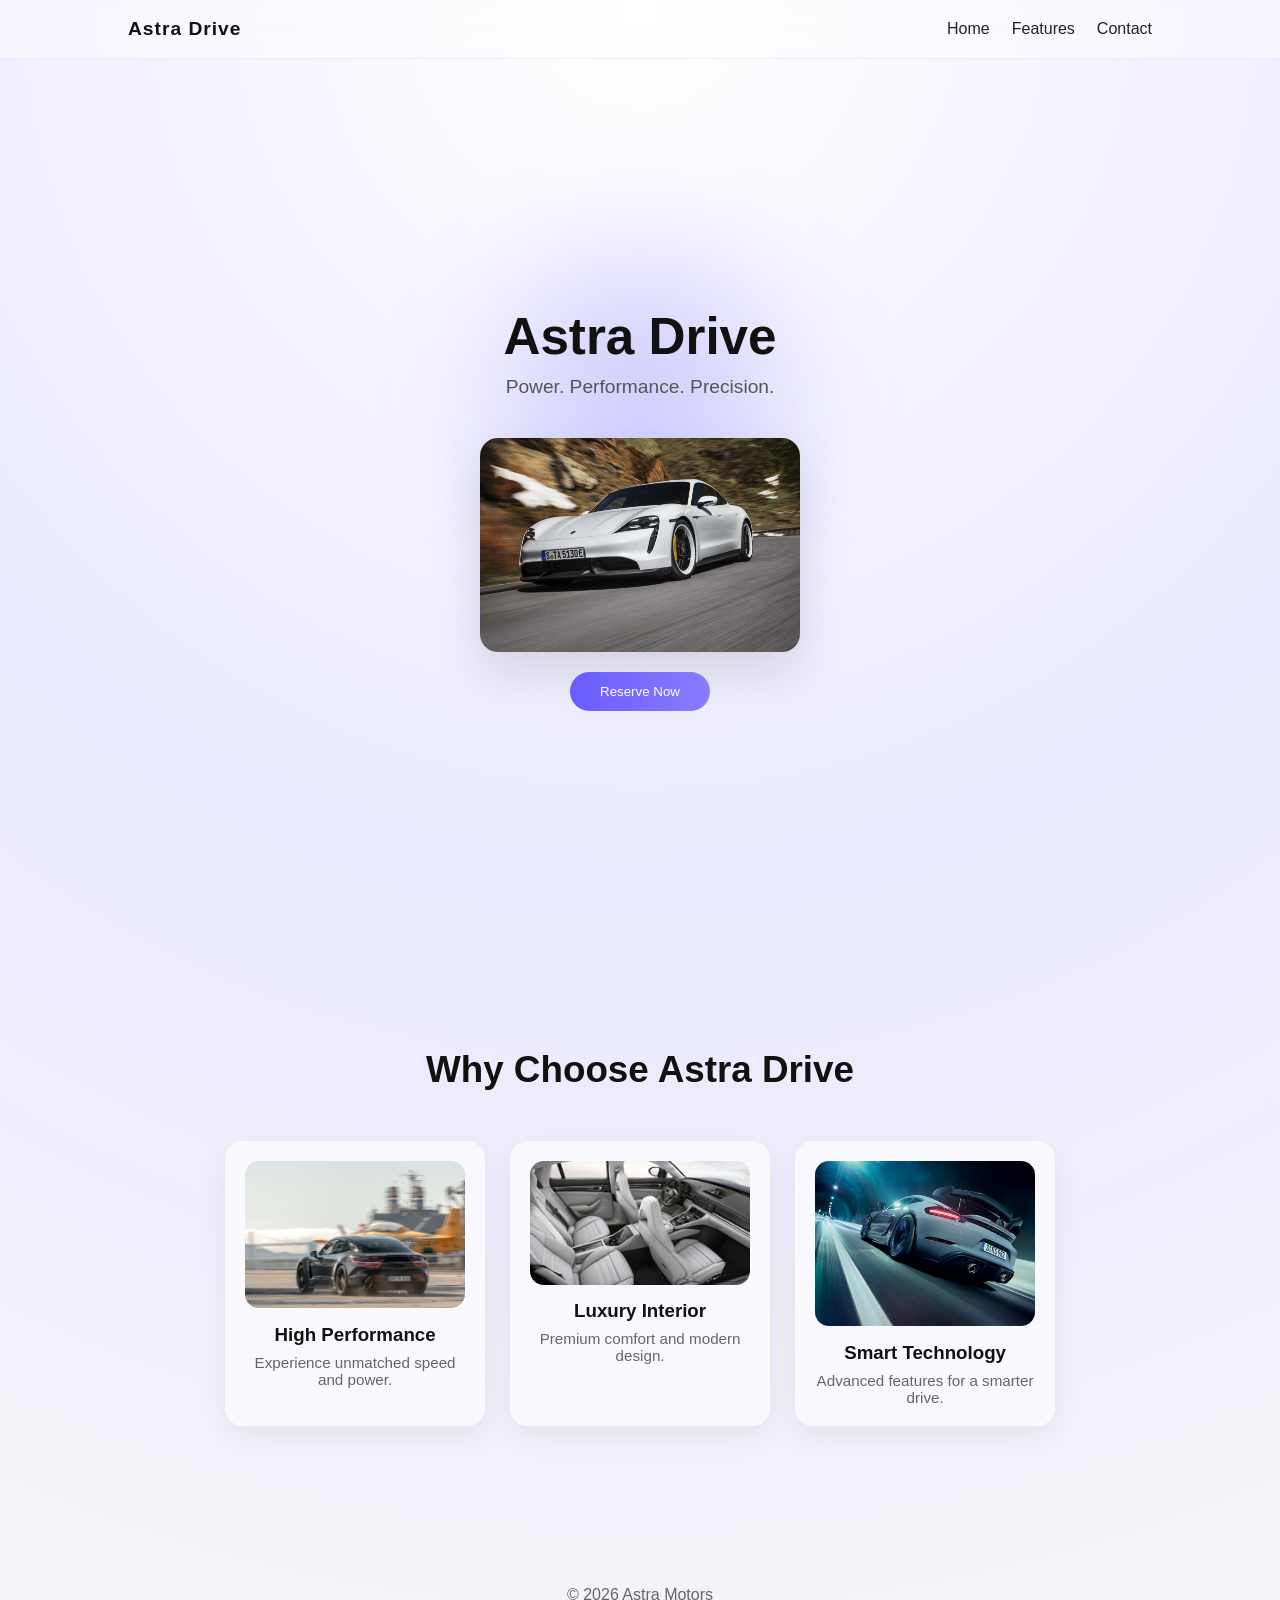
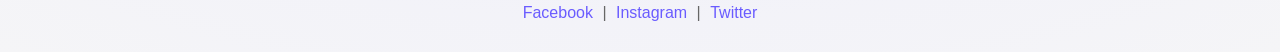
<file: index.html>
<!DOCTYPE html>
<html lang="en">
<head>
  <meta charset="UTF-8">
  <meta name="viewport" content="width=device-width, initial-scale=1.0">
  <title>Astra Drive</title>
  <link rel="stylesheet" href="style.css">
</head>
<body>

<header>
  <nav class="navbar">
    <h1>Astra Drive</h1>
    <ul class="nav-links">
      <li><a href="#hero">Home</a></li>
      <li><a href="#features">Features</a></li>
      <li><a href="#footer">Contact</a></li>
    </ul>
    <button id="menu-toggle">☰</button>
  </nav>
</header>

<section id="hero" class="hero">
  <h2>Astra Drive</h2>
  <p>Power. Performance. Precision.</p>

  <img src="car.jpg" alt="Car">

  <button id="buyBtn">Reserve Now</button>
</section>

<section id="features" class="features">
  <h2>Why Choose Astra Drive</h2>

  <div class="feature-grid">

    <div class="card">
      <img src="car_2.jpg" alt="Speed">
      <h3>High Performance</h3>
      <p>Experience unmatched speed and power.</p>
    </div>

    <div class="card">
      <img src="interior.jpg" alt="Interior">
      <h3>Luxury Interior</h3>
      <p>Premium comfort and modern design.</p>
    </div>

    <div class="card">
      <img src="tech.jpg" alt="Technology">
      <h3>Smart Technology</h3>
      <p>Advanced features for a smarter drive.</p>
    </div>

  </div>
</section>

<footer id="footer">
  <p>© 2026 Astra Motors</p>
  <div>
    <a href="#">Facebook</a> |
    <a href="#">Instagram</a> |
    <a href="#">Twitter</a>
  </div>
</footer>

<script src="script.js"></script>
</body>
</html>
</file>
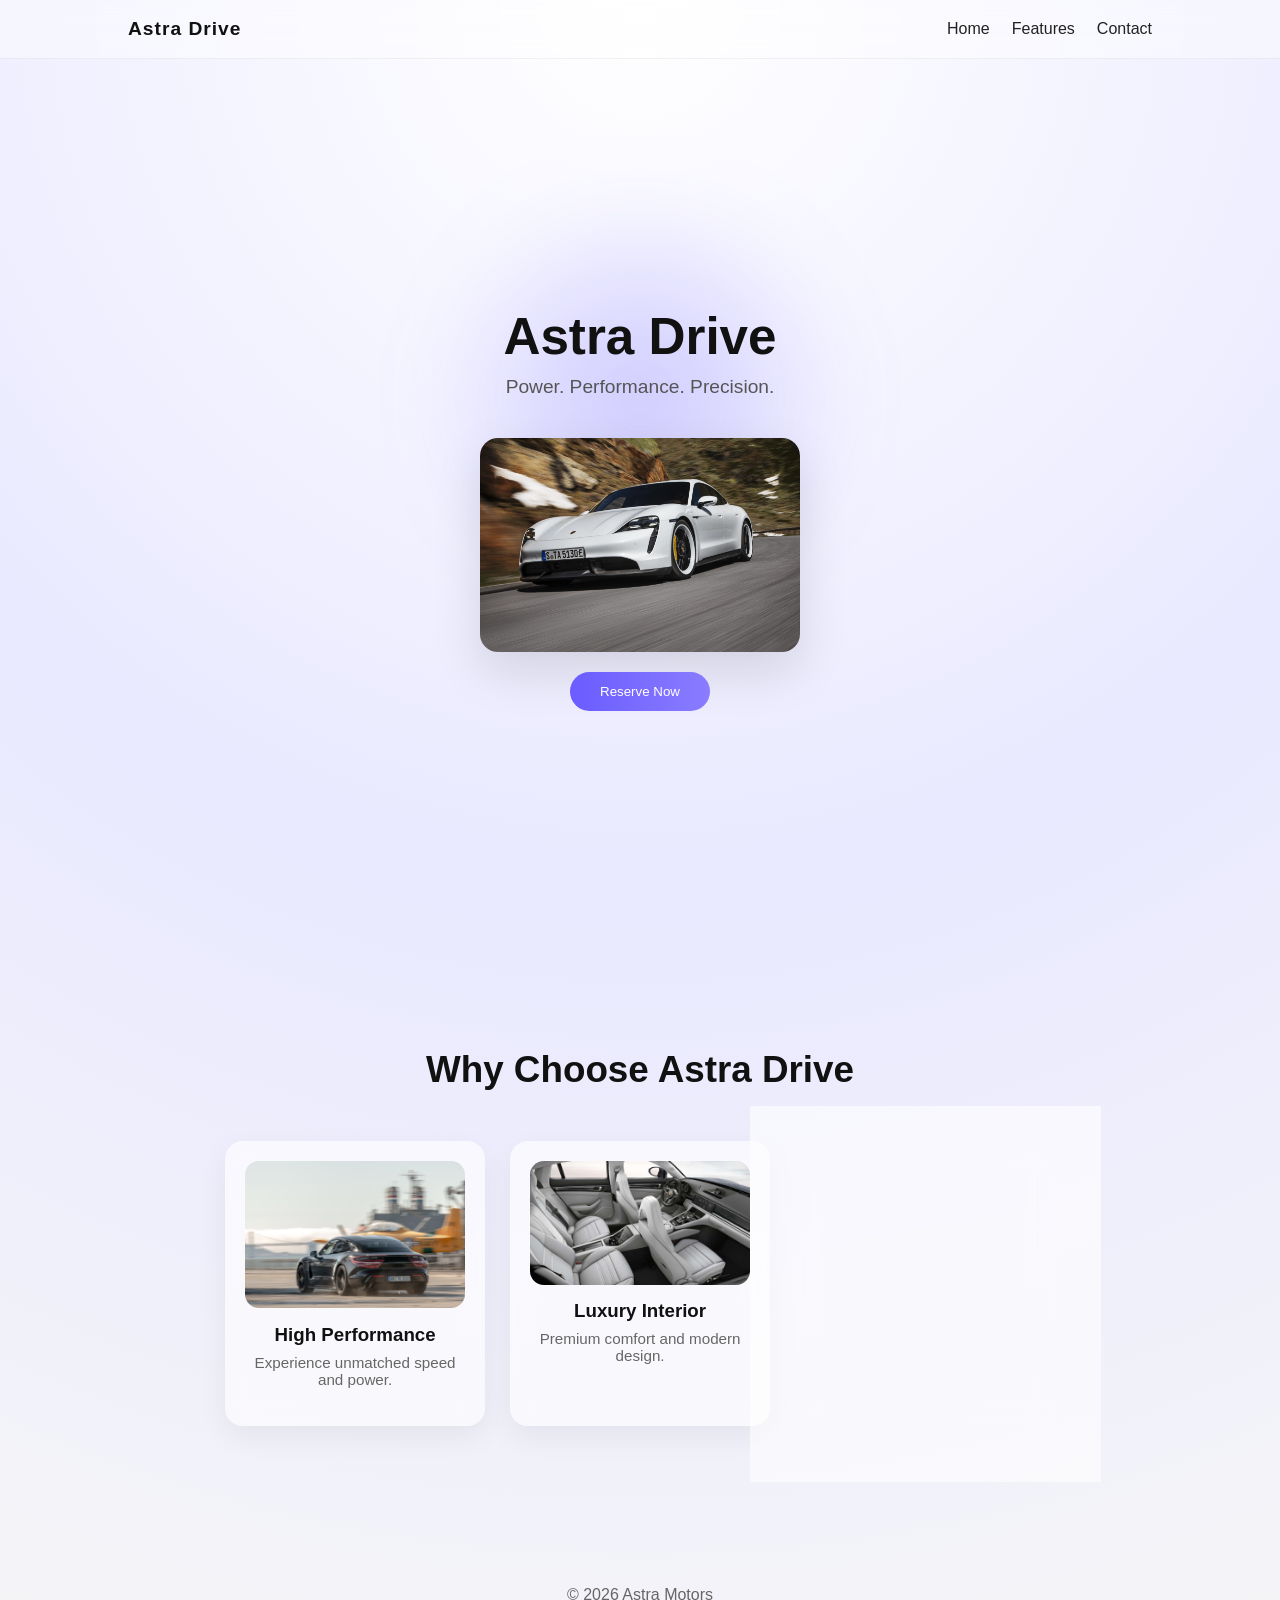
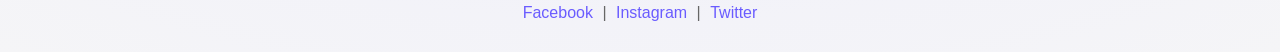
<file: Product Landing Page.html>
<!DOCTYPE html>
<html lang="en">
<head>
  <meta charset="UTF-8">
  <meta name="viewport" content="width=device-width, initial-scale=1.0">
  <title>Astra Drive</title>
  <link rel="stylesheet" href="style.css">
</head>
<body>

<header>
  <nav class="navbar">
    <h1>Astra Drive</h1>
    <ul class="nav-links">
      <li><a href="#hero">Home</a></li>
      <li><a href="#features">Features</a></li>
      <li><a href="#footer">Contact</a></li>
    </ul>
    <button id="menu-toggle">☰</button>
  </nav>
</header>

<section id="hero" class="hero">
  <h2>Astra Drive</h2>
  <p>Power. Performance. Precision.</p>

  <img src="car.jpg" alt="Car">

  <button id="buyBtn">Reserve Now</button>
</section>

<section id="features" class="features">
  <h2>Why Choose Astra Drive</h2>

  <div class="feature-grid">

    <div class="card">
      <img src="car_2.jpg" alt="Speed">
      <h3>High Performance</h3>
      <p>Experience unmatched speed and power.</p>
    </div>

    <div class="card">
      <img src="interior.jpg" alt="Interior">
      <h3>Luxury Interior</h3>
      <p>Premium comfort and modern design.</p>
    </div>

    <div class="card">
      <img src="tech.jpg" alt="Technology">
      <h3>Smart Technology</h3>
      <p>Advanced features for a smarter drive.</p>
    </div>

  </div>
</section>

<footer id="footer">
  <p>© 2026 Astra Motors</p>
  <div>
    <a href="#">Facebook</a> |
    <a href="#">Instagram</a> |
    <a href="#">Twitter</a>
  </div>
</footer>

<script src="script.js"></script>
</body>
</html>
</file>
<file: style.css>
* {
  margin: 0;
  padding: 0;
  box-sizing: border-box;
}

html {
  scroll-behavior: smooth;
}

body {
  font-family: -apple-system, BlinkMacSystemFont, "Segoe UI", Roboto, sans-serif;
  color: #111;
  background: radial-gradient(circle at top, #ffffff, #e9e9ff, #f5f5f7);
}

.navbar {
  display: flex;
  justify-content: space-between;
  align-items: center;
  padding: 18px 10%;
  position: sticky;
  top: 0;
  z-index: 1000;
  background: rgba(255,255,255,0.4);
  backdrop-filter: blur(14px);
  border-bottom: 1px solid rgba(0,0,0,0.05);
}

.navbar h1 {
  font-size: 1.2rem;
  letter-spacing: 1px;
}

.nav-links {
  display: flex;
  list-style: none;
}

.nav-links li {
  margin-left: 22px;
}

.nav-links a {
  text-decoration: none;
  color: #222;
  font-weight: 500;
  transition: 0.3s;
}

.nav-links a:hover {
  color: #6a5cff;
}

#menu-toggle {
  display: none;
  background: none;
  border: none;
  font-size: 22px;
  cursor: pointer;
}

.hero {
  height: 100vh;
  display: flex;
  flex-direction: column;
  justify-content: center;
  align-items: center;
  text-align: center;
  padding: 0 20px;
  position: relative;
}

.hero::before {
  content: "";
  position: absolute;
  width: 500px;
  height: 500px;
  background: radial-gradient(circle, rgba(106,92,255,0.3), transparent 60%);
  top: 10%;
  left: 50%;
  transform: translateX(-50%);
  filter: blur(40px);
}

.hero h2 {
  font-size: 3.2rem;
  font-weight: 600;
  z-index: 2;
}

.hero p {
  font-size: 1.2rem;
  color: #555;
  margin: 10px 0 20px;
  z-index: 2;
}

.hero img {
  width: 320px;
  border-radius: 18px;
  margin: 20px 0;
  z-index: 2;
  box-shadow: 0 20px 50px rgba(0,0,0,0.12);
  transition: 0.4s;
}

.hero img:hover {
  transform: scale(1.03);
}

button {
  padding: 12px 30px;
  border-radius: 999px;
  border: none;
  background: linear-gradient(90deg, #6a5cff, #8a7dff);
  color: white;
  cursor: pointer;
  transition: 0.3s;
  z-index: 2;
}

button:hover {
  transform: translateY(-3px);
  box-shadow: 0 10px 25px rgba(106,92,255,0.3);
}

.features {
  padding: 90px 10%;
  text-align: center;
}

.features h2 {
  font-size: 2.3rem;
  margin-bottom: 50px;
}

.feature-grid {
  display: flex;
  gap: 25px;
  justify-content: center;
  flex-wrap: wrap;
}

.card {
  width: 260px;
  padding: 20px;
  border-radius: 18px;
  background: rgba(255,255,255,0.6);
  backdrop-filter: blur(12px);
  box-shadow: 0 10px 30px rgba(0,0,0,0.06);
  transition: 0.4s;
}

.card:hover {
  transform: translateY(-12px);
  box-shadow: 0 20px 40px rgba(106,92,255,0.15);
}

.card img {
  width: 100%;
  border-radius: 14px;
  margin-bottom: 12px;
}

.card h3 {
  margin-bottom: 8px;
}

.card p {
  color: #666;
  font-size: 0.95rem;
}

footer {
  text-align: center;
  padding: 30px;
  background: transparent;
  color: #666;
  margin-top: 40px;
}

footer a {
  color: #6a5cff;
  text-decoration: none;
  margin: 0 5px;
}

footer a:hover {
  text-decoration: underline;
}

@media (max-width: 768px) {
  .nav-links {
    display: none;
    flex-direction: column;
    position: absolute;
    right: 10%;
    top: 70px;
    background: white;
    padding: 15px;
    border-radius: 10px;
  }

  .nav-links.active {
    display: flex;
  }

  #menu-toggle {
    display: block;
  }

  .hero h2 {
    font-size: 2rem;
  }

  .feature-grid {
    flex-direction: column;
    align-items: center;
  }
}
</file>
